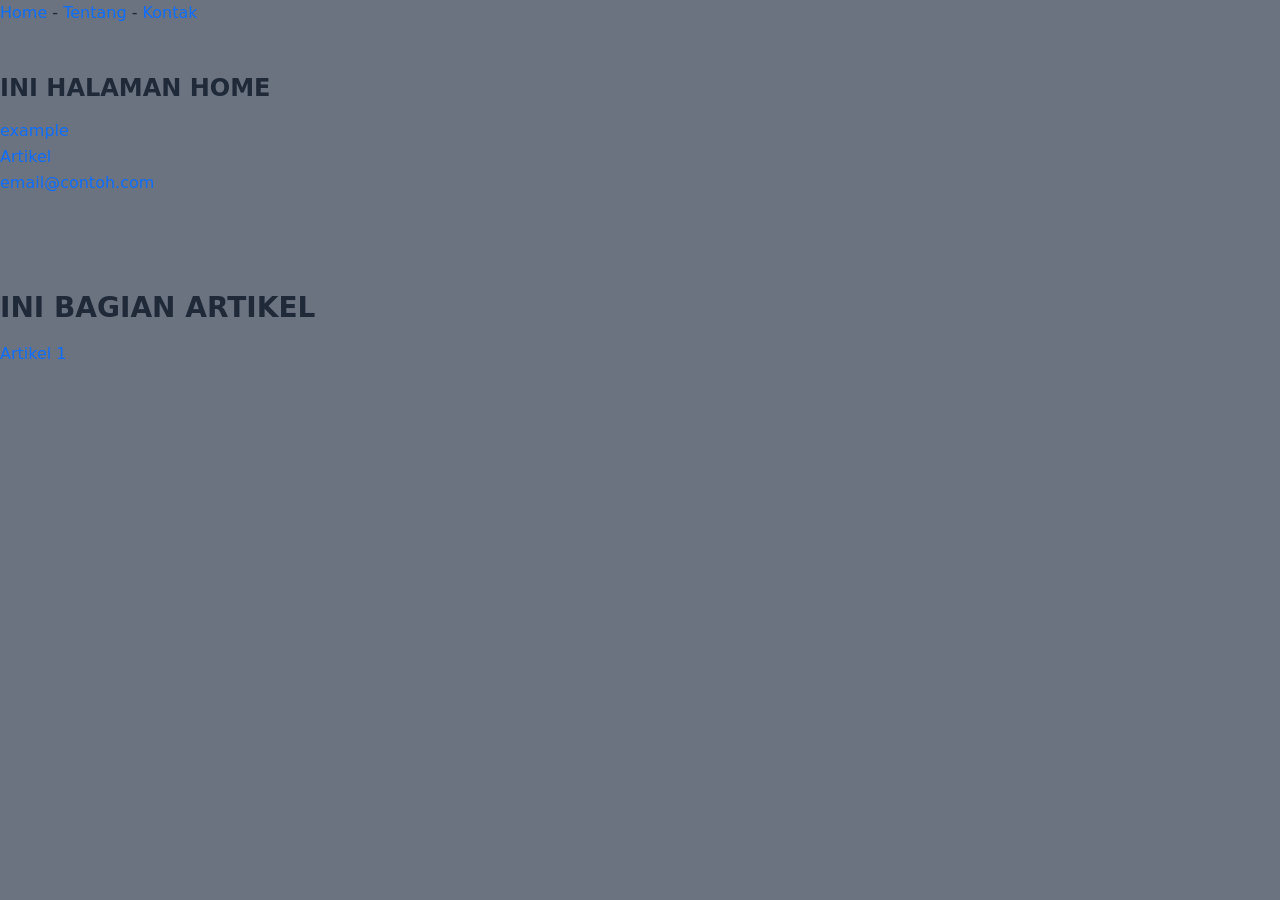
<file: index.html>
<!DOCTYPE html>
<html lang="id">
<head>
    <meta charset="UTF-8">
    <meta name="viewport" content="width=device-width, initial-scale=1.0">
    <link rel="stylesheet" href="style.css" />
    <title>home</title>
    
</head>
<body>
    <header>
        <nav>
        <a href="index.html">Home</a> -
        <a href="tentang.html">Tentang</a> -
        <a href="kontak.html">Kontak</a>
      </nav>
    </header>
    <main>
      <section id="tentang">
        <h1>INI HALAMAN HOME</h1>
         <ul>
          <li><a href="https://www.example.com" target="_blank" rel="noopener noreferrer">example</a></li>
          <li><a href="#artikel">Artikel</a></li>
          <li><a href="mailto:email@contoh.com">email@contoh.com</a></li>
        </ul>  
        </section>
      <section id="artikel">
        <h2>INI BAGIAN ARTIKEL</h2>
        <p> <a href="blog/artikel-1.html">Artikel 1</a> </p>
      </section>
      </main>
</body>
</html>
</file>
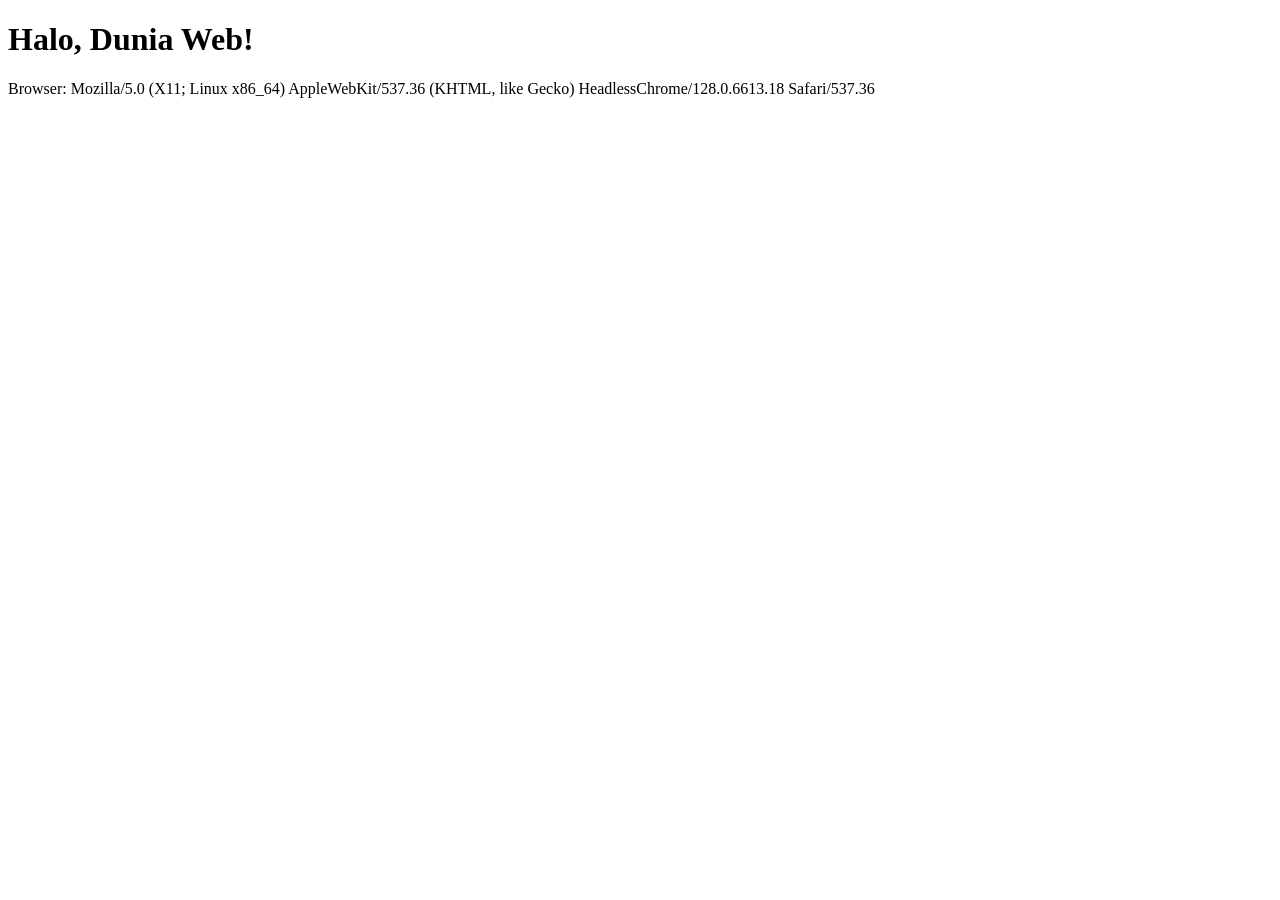
<file: Hari-01-instalasi/index.html>
<!DOCTYPE html>
<html lang='id'>
<head>
  <meta charset='UTF-8'>
  <meta name='viewport' content='width=device-width, initial-scale=1'>
  <title>Tes Lingkungan Pemrograman</title>
</head>
<body>
  <h1>Halo, Dunia Web!</h1>
  <p id='info'>Memuat info browser...</p>
  <script>
    document.getElementById('info').textContent =
      'Browser: ' + navigator.userAgent;
  </script>
</body>
</html>
</file>
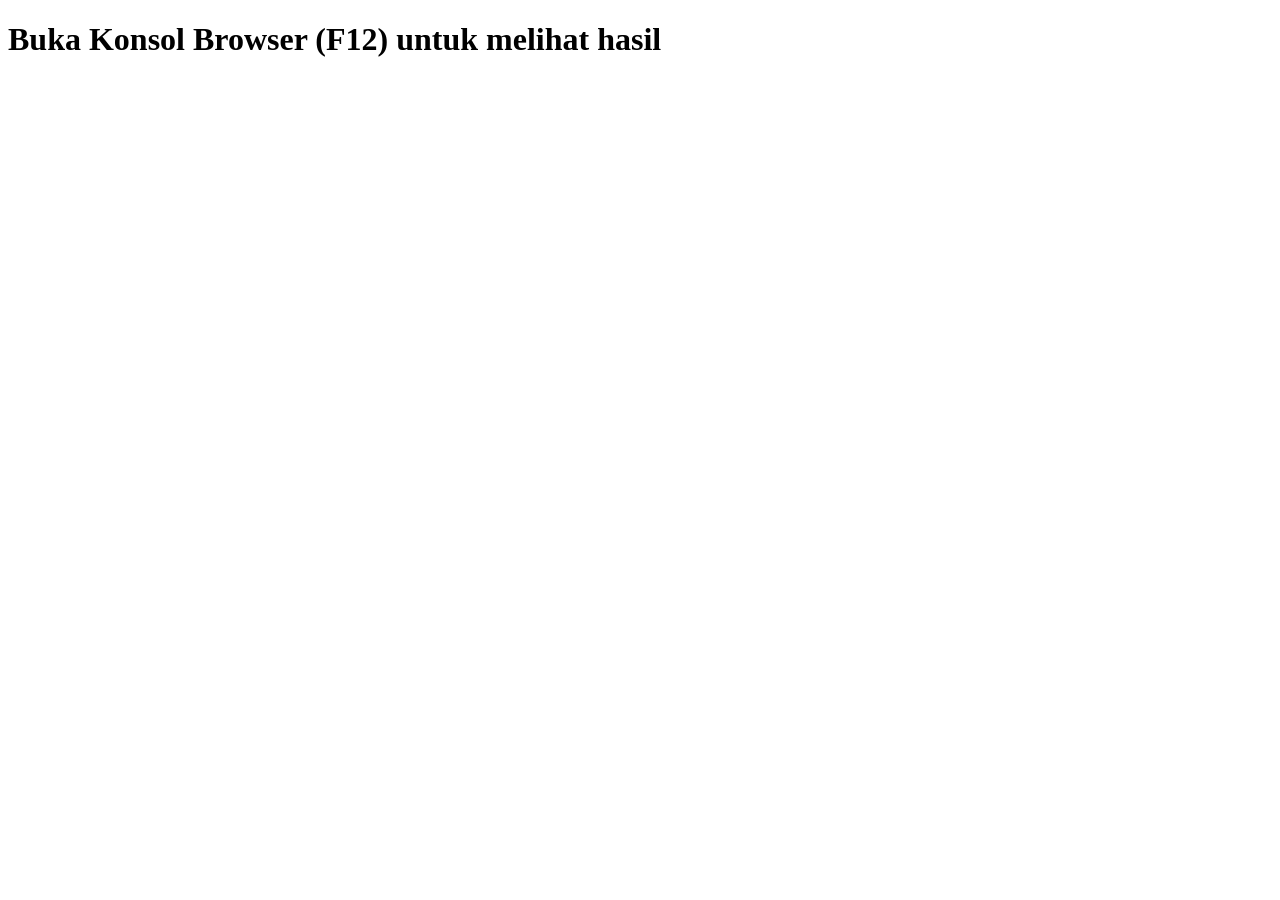
<file: hari-05-js-fungsi2/index.html>
<!DOCTYPE html>
<html lang="id">
<head>
    <meta charset="UTF-8">
    <meta name="viewport" content="width=device-width, initial-scale=1.0">
    <title>Belajar JS Module</title>
</head>
<body>

    <h1>Buka Konsol Browser (F12) untuk melihat hasil</h1>

    <!-- Kunci utamanya ada di type="module" -->
    <script type="module" src="js/app.js"></script>
    <script type="module" src="js/apps.js"></script>

</body>
</html>
</file>
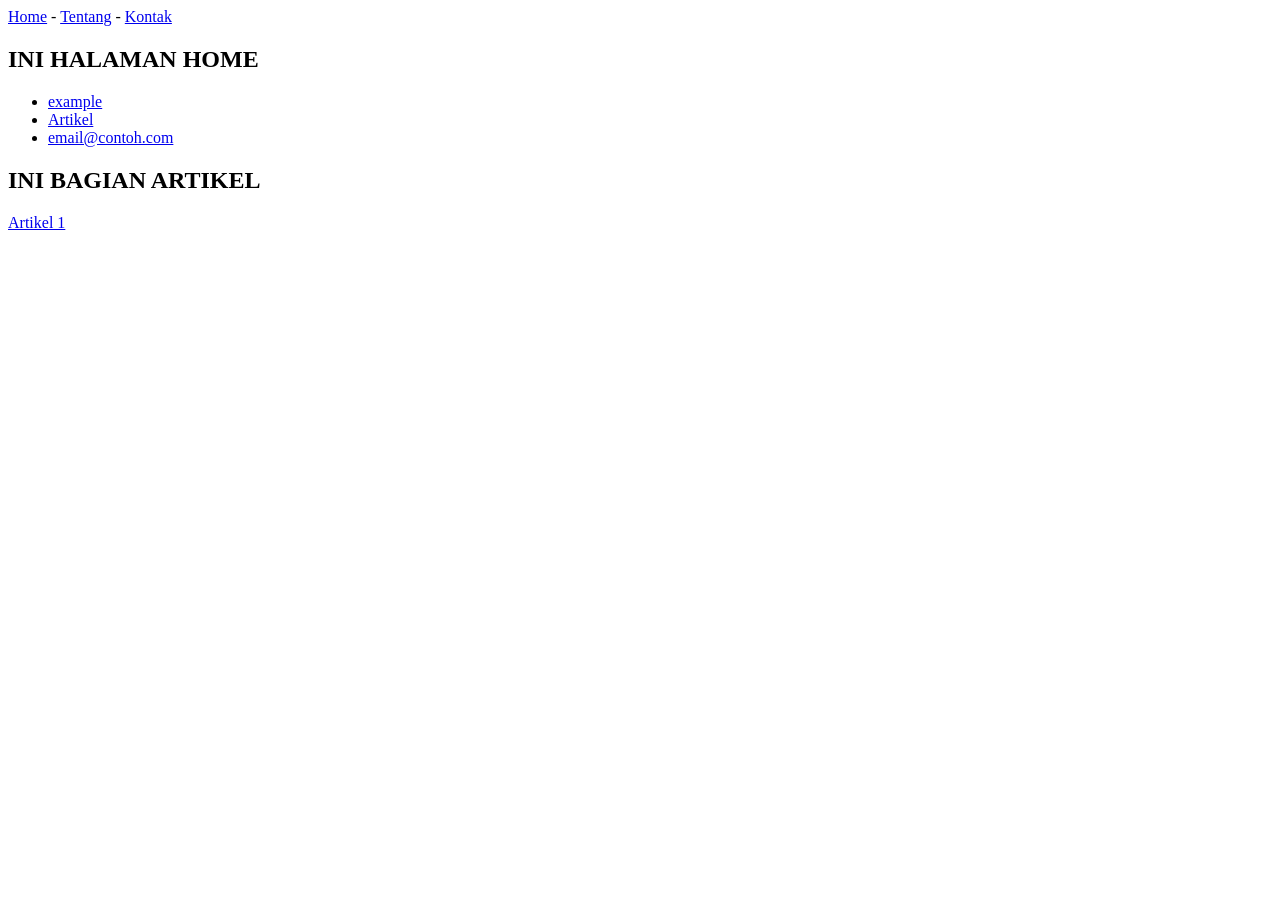
<file: hari-02-html/proyek-landing-page/index.html>
<!DOCTYPE html>
<html lang="id">
<head>
    <meta charset="UTF-8">
    <meta name="viewport" content="width=device-width, initial-scale=1.0">
    <title>home</title>
</head>
<body>
    <header>
        <nav>
        <a href="index.html">Home</a> -
        <a href="tentang.html">Tentang</a> -
        <a href="kontak.html">Kontak</a>
      </nav>
    </header>
    <main>
      <section id="tentang">
        <h1>INI HALAMAN HOME</h1>
         <ul>
          <li><a href="https://www.example.com" target="_blank" rel="noopener noreferrer">example</a></li>
          <li><a href="#artikel">Artikel</a></li>
          <li><a href="mailto:email@contoh.com">email@contoh.com</a></li>
        </ul>  
        </section>
      <section id="artikel">
        <h2>INI BAGIAN ARTIKEL</h2>
        <p> <a href="blog/artikel-1.html">Artikel 1</a> </p>
      </section>
      </main>
</body>
</html>
</file>
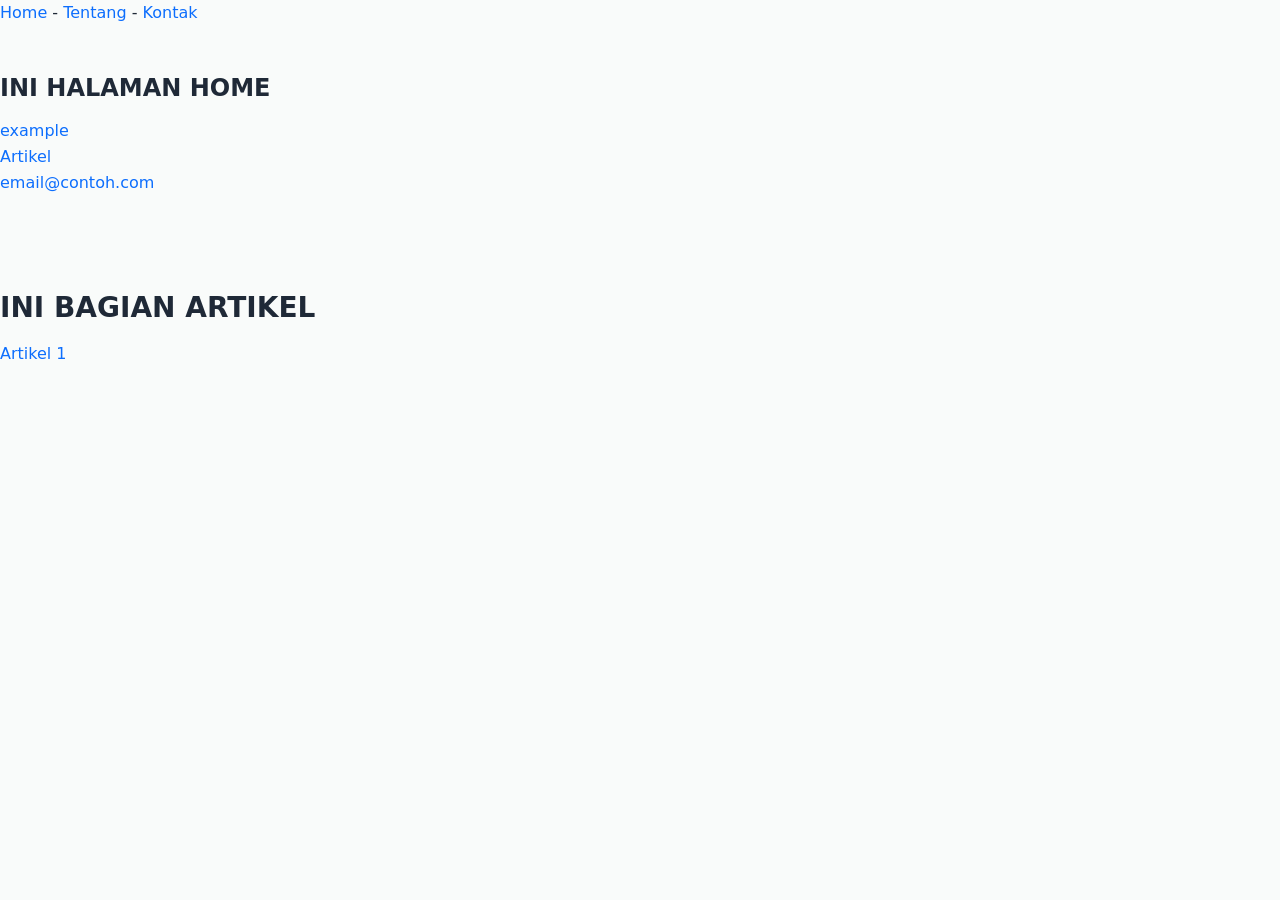
<file: hari-03-css3/proyek-landing-page/index.html>
<!DOCTYPE html>
<html lang="id">
<head>
    <meta charset="UTF-8">
    <meta name="viewport" content="width=device-width, initial-scale=1.0">
    <title>home</title>
    <link rel="stylesheet" href="../css/style.css" />
</head>
<body>
    <header>
        <nav>
        <a href="index.html">Home</a> -
        <a href="tentang.html">Tentang</a> -
        <a href="kontak.html">Kontak</a>
      </nav>
    </header>
    <main>
      <section id="tentang">
        <h1>INI HALAMAN HOME</h1>
         <ul>
          <li><a href="https://www.example.com" target="_blank" rel="noopener noreferrer">example</a></li>
          <li><a href="#artikel">Artikel</a></li>
          <li><a href="mailto:email@contoh.com">email@contoh.com</a></li>
        </ul>  
        </section>
      <section id="artikel">
        <h2>INI BAGIAN ARTIKEL</h2>
        <p> <a href="blog/artikel-1.html">Artikel 1</a> </p>
      </section>
      </main>
</body>
</html>
</file>
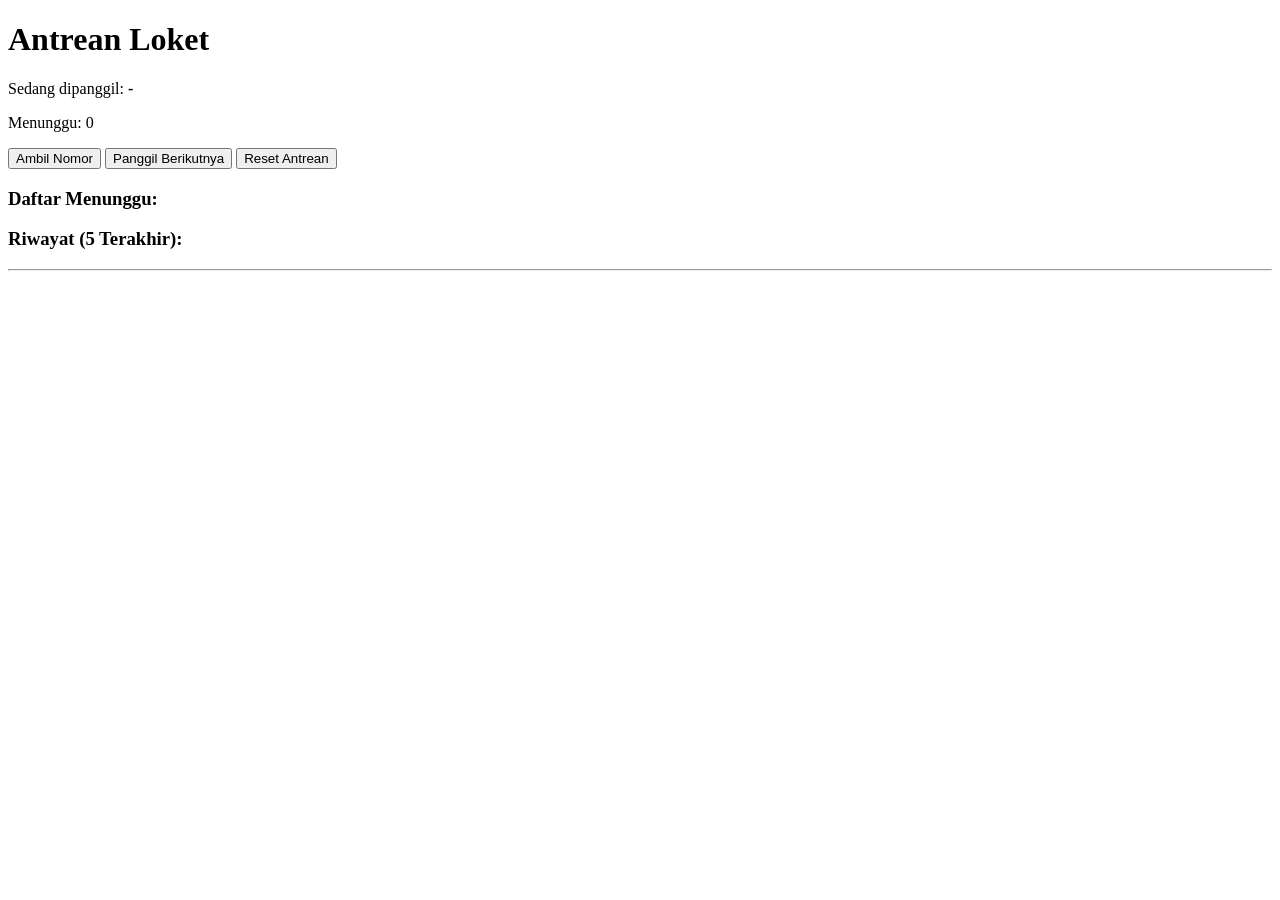
<file: hari-07-SD2/project-3-antrianV1/index.html>
<!DOCTYPE html>
<html lang="id">
<head>
    <meta charset="UTF-8">
    <meta name="viewport" content="width=device-width, initial-scale=1.0">
    <title>Sistem Klinik</title>
</head>
<body>
    
<!-- Antrean Loket -->
<h1>Antrean Loket</h1>
<p>Sedang dipanggil: <strong id='dipanggil'>-</strong></p>
<p>Menunggu: <span id='jumlah'>0</span></p>

<button id='ambil'>Ambil Nomor</button>
<button id='panggil'>Panggil Berikutnya</button>
<button id='reset'>Reset Antrean</button>

<h3>Daftar Menunggu:</h3>
<ol id='daftar'></ol>

<h3>Riwayat (5 Terakhir):</h3>
<ol id='riwayat-antrean'></ol>

<hr>

<!-- Editor Catatan 
<h1>Editor Catatan</h1>
<textarea id='editor' rows='6' cols='50' placeholder='Ketik catatan medis di sini...'></textarea>
<p>
  <button id='undo' disabled>Undo</button>
  <button id='redo' disabled>Redo</button>
  <span id='info'>0/50 Riwayat</span>
</p> -->

<!-- Script utama -->
<script type='module' src='js/app.js'></script>
</body>
</html>
</file>
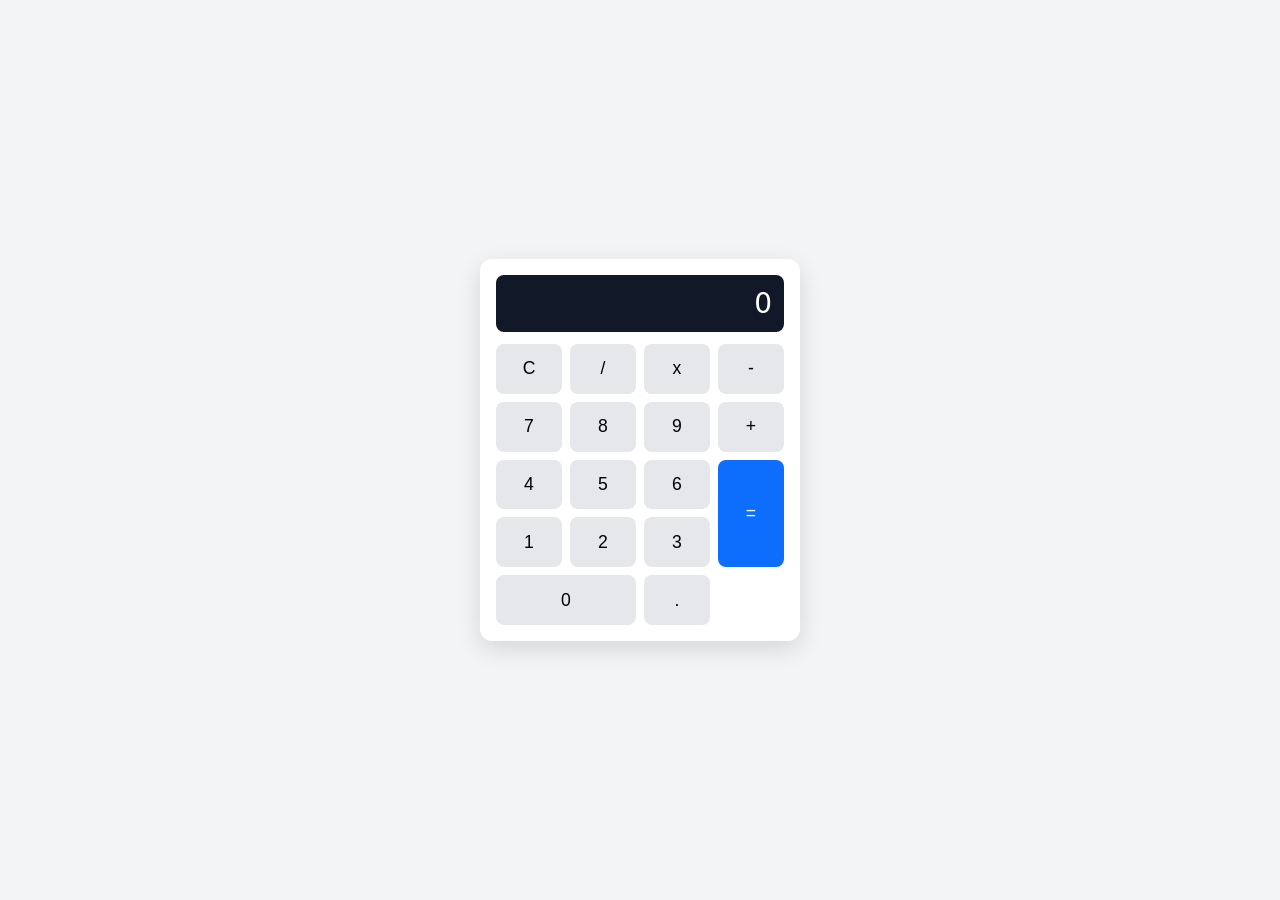
<file: hari-05-js-fungsi2/project-2-kalkulator/kalkulator/index.html>
<!DOCTYPE html>
<html lang="en">
<head>
    <meta charset="UTF-8">
    <meta name="viewport" content="width=device-width, initial-scale=1.0">
    <title>Document</title>
    <link rel="stylesheet" href="css/style.css">
</head>
<body>
    <main class='kalkulator'>
  <div id='layar' class='layar' aria-live='polite'>0</div>
  <div id='papan' class='papan'>
    <button data-aksi='hapus'>C</button>
    <button data-operator='/'>/</button>
    <button data-operator='*'>x</button>
    <button data-operator='-'>-</button>
    <button data-angka='7'>7</button>
    <button data-angka='8'>8</button>
    <button data-angka='9'>9</button>
    <button data-operator='+'>+</button>
    <button data-angka='4'>4</button>
    <button data-angka='5'>5</button>
    <button data-angka='6'>6</button>
    <button data-aksi='sama' class='sama'>=</button>
    <button data-angka='1'>1</button>
    <button data-angka='2'>2</button>
    <button data-angka='3'>3</button>
    <button data-angka='0' class='nol'>0</button>
    <button data-angka='.'>.</button>
  </div>
</main>
<script type='module' src='js/app.js'></script>

</body>
</html>
</file>
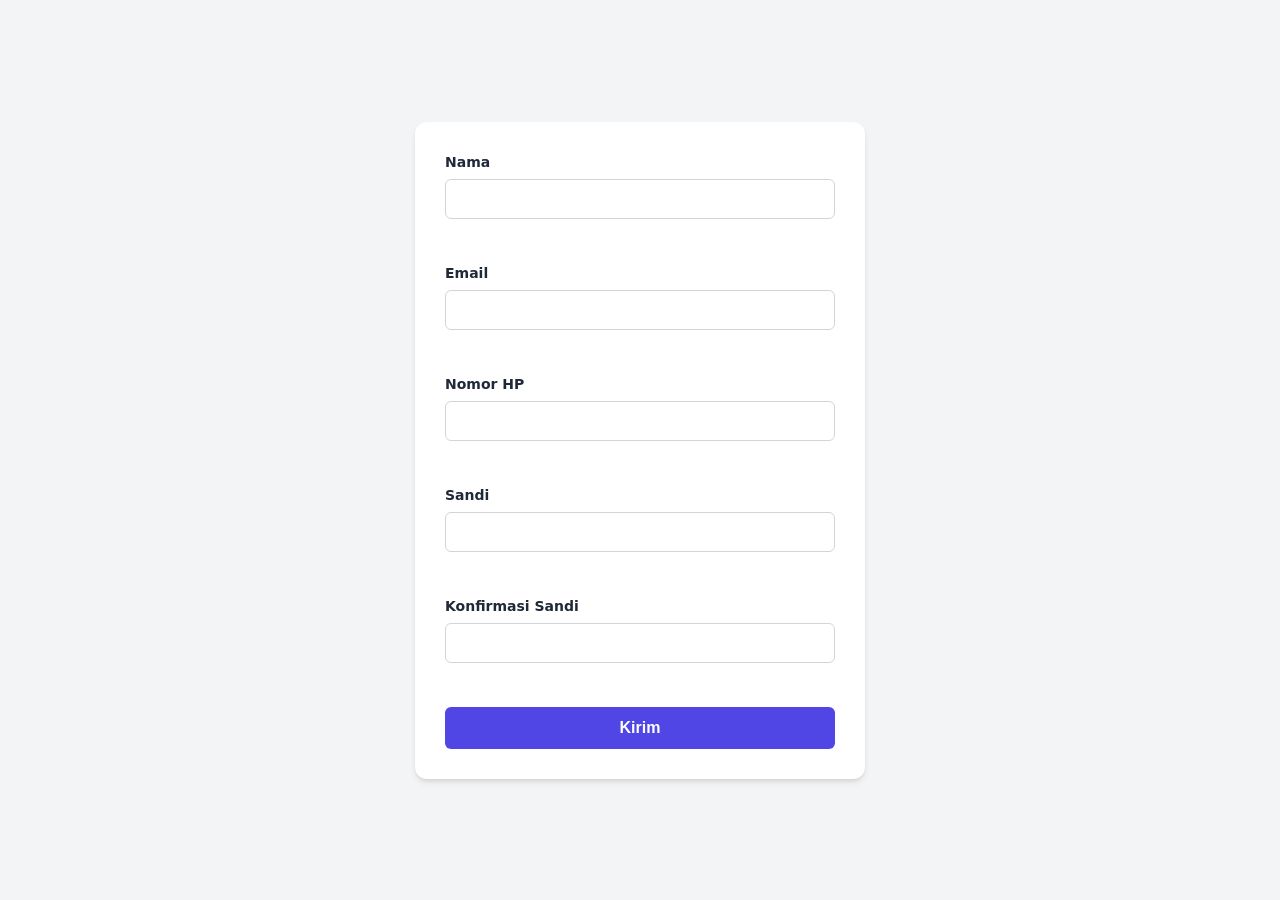
<file: hari-05-js-fungsi2/project-2-kalkulator/validator/index.html>
<!doctype html>
<html lang="en">
  <head>
    <meta charset="UTF-8" />
    <meta name="viewport" content="width=device-width, initial-scale=1.0" />
    <title>Document</title>
    <link rel="stylesheet" href="css/style.css" />
  </head>
  <body>
    <form id="form-daftar" novalidate>
      <p>
        <label for="nama">Nama</label>
        <input
          id="nama"
          name="nama"
          autocomplete="name"
          aria-describedby="galat-nama"
        />
        <span id="galat-nama" class="galat" aria-live="polite"></span>
      </p>
      <!-- ulangi: email, hp, sandi (type='password'), konfirmasi (type='password') -->
        <p>
        <label for="email">Email</label>
        <input
          id="email"
          name="email"
          type="email"
          autocomplete="email"
          aria-describedby="galat-email"
        />
        <span id="galat-email" class="galat" aria-live="polite"></span>
      </p>
      <p>
        <label for="hp">Nomor HP</label>
        <input
          id="hp"
          name="hp"
          type="tel"
          autocomplete="tel"
          aria-describedby="galat-hp"
        />
        <span id="galat-hp" class="galat" aria-live="polite"></span>
      </p>
      <p>
        <label for="sandi">Sandi</label>
        <input
          id="sandi"
          name="sandi"
          type="password"
          autocomplete="new-password"
          aria-describedby="galat-sandi"
        />
        <span id="galat-sandi" class="galat" aria-live="polite"></span>
      </p>
      <p>
        <label for="konfirmasi">Konfirmasi Sandi</label>
        <input
          id="konfirmasi"
          name="konfirmasi"
          type="password"
          autocomplete="new-password"
          aria-describedby="galat-konfirmasi"
        />
        <span id="galat-konfirmasi" class="galat" aria-live="polite"></span>
      </p>
       
      <button id="kirim" type="submit">Kirim</button>
    </form>
    <section id="ringkasan" hidden></section>
    <script type="module" src="js/app.js"></script>
  </body>
</html>
</file>
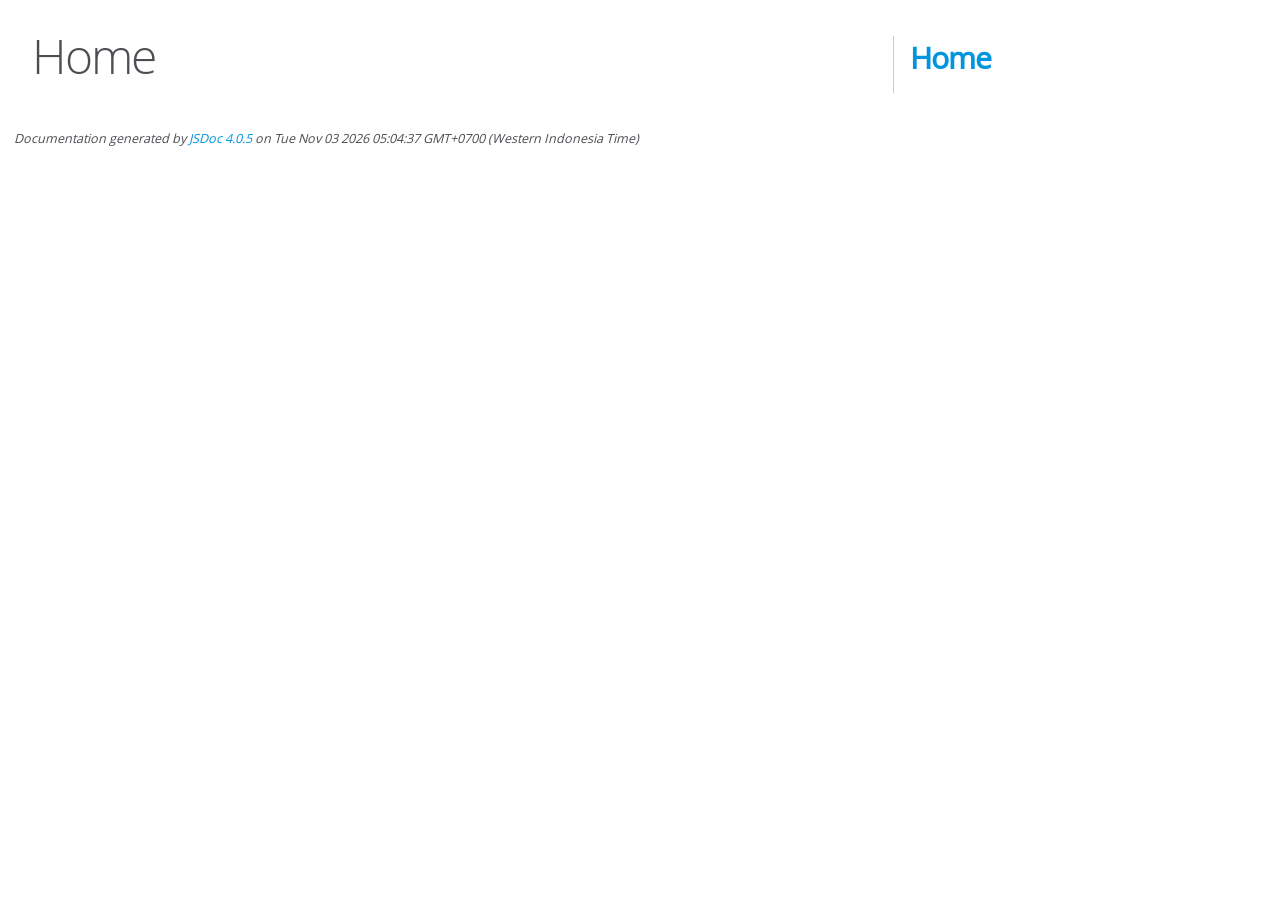
<file: hari-11-debuging/proyek-5-capstone-pendaftaran/docs/api-js/index.html>
<!DOCTYPE html>
<html lang="en">
<head>
    <meta charset="utf-8">
    <title>JSDoc: Home</title>

    <script src="scripts/prettify/prettify.js"> </script>
    <script src="scripts/prettify/lang-css.js"> </script>
    <!--[if lt IE 9]>
      <script src="//html5shiv.googlecode.com/svn/trunk/html5.js"></script>
    <![endif]-->
    <link type="text/css" rel="stylesheet" href="styles/prettify-tomorrow.css">
    <link type="text/css" rel="stylesheet" href="styles/jsdoc-default.css">
</head>

<body>

<div id="main">

    <h1 class="page-title">Home</h1>

    



    


    <h3> </h3>










    









</div>

<nav>
    <h2><a href="index.html">Home</a></h2>
</nav>

<br class="clear">

<footer>
    Documentation generated by <a href="https://github.com/jsdoc/jsdoc">JSDoc 4.0.5</a> on Tue Nov 03 2026 05:04:37 GMT+0700 (Western Indonesia Time)
</footer>

<script> prettyPrint(); </script>
<script src="scripts/linenumber.js"> </script>
</body>
</html>
</file>
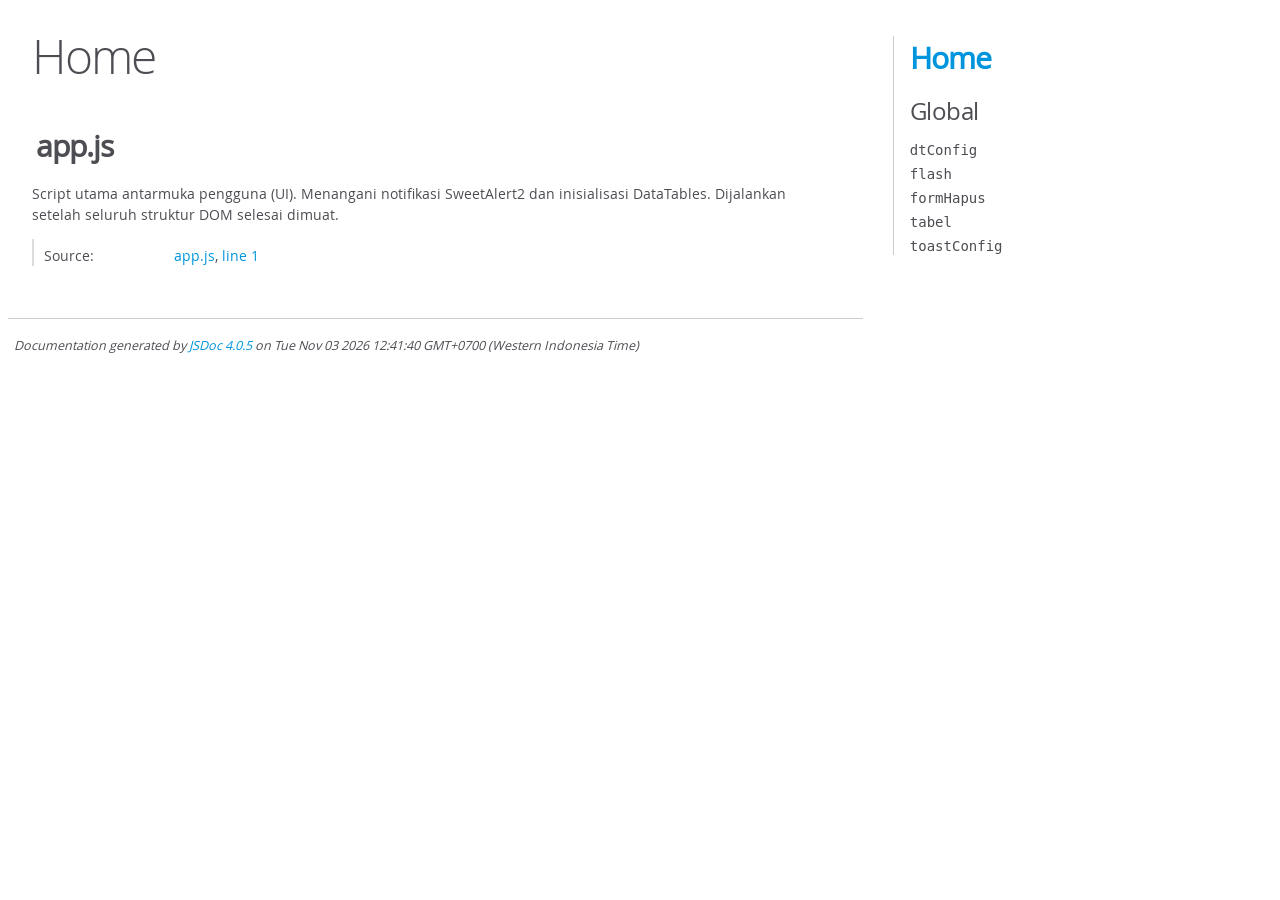
<file: hari-12-dokumentasi/proyek-5-capstone-pendaftaran/docs/api-js/index.html>
<!DOCTYPE html>
<html lang="en">
<head>
    <meta charset="utf-8">
    <title>JSDoc: Home</title>

    <script src="scripts/prettify/prettify.js"> </script>
    <script src="scripts/prettify/lang-css.js"> </script>
    <!--[if lt IE 9]>
      <script src="//html5shiv.googlecode.com/svn/trunk/html5.js"></script>
    <![endif]-->
    <link type="text/css" rel="stylesheet" href="styles/prettify-tomorrow.css">
    <link type="text/css" rel="stylesheet" href="styles/jsdoc-default.css">
</head>

<body>

<div id="main">

    <h1 class="page-title">Home</h1>

    



    


    <h3> </h3>










    












<section>

<header>
    
        <h2>app.js</h2>
        
    
</header>

<article>
    <div class="container-overview">
    
        
            <div class="description">Script utama antarmuka pengguna (UI).Menangani notifikasi SweetAlert2 dan inisialisasi DataTables.Dijalankan setelah seluruh struktur DOM selesai dimuat.</div>
        

        


<dl class="details">

    

    

    

    

    

    

    

    

    

    

    

    

    
    <dt class="tag-source">Source:</dt>
    <dd class="tag-source"><ul class="dummy"><li>
        <a href="app.js.html">app.js</a>, <a href="app.js.html#line1">line 1</a>
    </li></ul></dd>
    

    

    

    
</dl>


        
    
    </div>

    

    

    

    

    

    

    

    

    

    
</article>

</section>




</div>

<nav>
    <h2><a href="index.html">Home</a></h2><h3>Global</h3><ul><li><a href="global.html#dtConfig">dtConfig</a></li><li><a href="global.html#flash">flash</a></li><li><a href="global.html#formHapus">formHapus</a></li><li><a href="global.html#tabel">tabel</a></li><li><a href="global.html#toastConfig">toastConfig</a></li></ul>
</nav>

<br class="clear">

<footer>
    Documentation generated by <a href="https://github.com/jsdoc/jsdoc">JSDoc 4.0.5</a> on Tue Nov 03 2026 12:41:40 GMT+0700 (Western Indonesia Time)
</footer>

<script> prettyPrint(); </script>
<script src="scripts/linenumber.js"> </script>
</body>
</html>
</file>
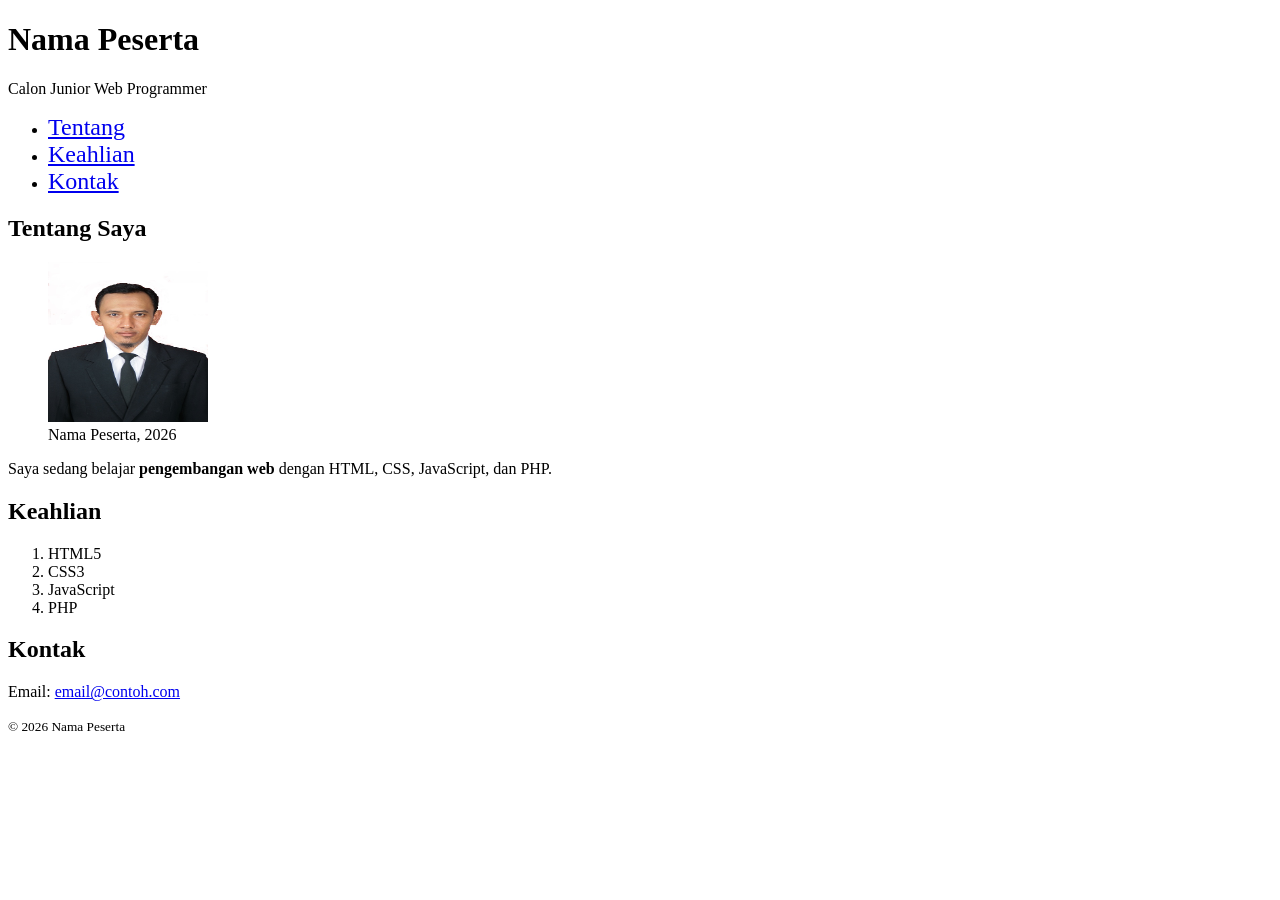
<file: hari-02-html/profile.html>
<!doctype html>
<html lang="id">
  <head>
    <meta charset="UTF-8" >
    <meta name="viewport" content="width=device-width, initial-scale=1" >
    <meta name="description" content="Profil calon Junior Web Programmer" >
    <title>Profil - Nama Peserta</title>
  </head>
  <body>
    <header>
      <h1>Nama Peserta</h1>
      <p>Calon Junior Web Programmer</p>
      <nav>
        <ul>
          <li><a href="#tentang" style="font-size: 24px">Tentang</a></li>
          <li><a href="#keahlian" style="font-size: 24px">Keahlian</a></li>
          <li><a href="#kontak" style="font-size: 24px">Kontak</a></li>
        </ul>
      </nav>
    </header>


    <main>
      <section id="tentang">
        <h2>Tentang Saya</h2>
        <figure>
          <img
            src="img/foto.jpg"
            alt="Foto Nama Peserta"
            width="160"
            height="160"
          >
          <figcaption>Nama Peserta, 2026</figcaption>
        </figure>
        <p>
          Saya sedang belajar <strong>pengembangan web</strong> dengan HTML,
          CSS, JavaScript, dan PHP.
        </p>
      </section>

      <section id="keahlian">
        <h2>Keahlian</h2>
        <ol>
          <li>HTML5</li>
          <li>CSS3</li>
          <li>JavaScript</li>
          <li>PHP</li>
        </ol>
      </section>
    </main>

    <footer id="kontak">
      <h2>Kontak</h2>
      <p>Email: <a href="mailto:email@contoh.com">email@contoh.com</a></p>
      <p><small>&copy; 2026 Nama Peserta</small></p>
    </footer>
  </body>
</html>
</file>
<file: style.css>
:root {
  --warna-utama: #0d6efd;
  --warna-gelap: #1f2937;
  --warna-terang: #f9fbfa;
  --warna-abu: #6b7280;
  --radius: 8px;
  --jarak: 1rem;
  --lebar-maks: 1100px;
}

/* ===== 2. Reset dan dasar ===== */
* {
  box-sizing: border-box;
  margin: 0;
  padding: 0;
}

body {
  font-family:
    system-ui,
    -apple-system,
    "Segoe UI",
    sans-serif;
  line-height: 1.6;
  color: var(--warna-gelap);
  background: var(--warna-abu);
}

img {
  max-width: 100%;
  height: auto;
  display: block;
}
a {
  color: var(--warna-utama);
  text-decoration: none;
}
a:hover,
a:focus {
  text-decoration: underline;
}

/* ===== 3. Layout umum ===== */
.kontainer {
  max-width: var(--lebar-maks);
  margin: 0 auto;
  padding: 0 var(--jarak);
}
section {
  padding: 3rem 0;
}
h1,
h2,
h3 {
  line-height: 1.2;
  margin-bottom: var(--jarak);
}
h2 {
  font-size: 1.75rem;
}

/* ===== 4. Komponen ===== */
.tombol {
  display: inline-block;
  padding: 0.6rem 1.2rem;
  background: var(--warna-utama);
  color: #fff;
  border-radius: var(--radius);
  transition:
    transform 0.2s ease,
    box-shadow 0.2s ease;
}
.tombol:hover {
  transform: translateY(-2px);
  box-shadow: 0 4px 12px rgba(13, 110, 253, 0.35);
  text-decoration: none;
}

.situs-header {
  position: sticky;
  top: 0;
  z-index: 10;
  background: #fff;
  box-shadow: 0 1px 6px rgba(0, 0, 0, 0.08);
}
.navbar {
  display: flex;
  justify-content: space-between;
  align-items: center;
  flex-wrap: wrap;
  gap: var(--jarak);
  padding-top: 0.75rem;
  padding-bottom: 0.75rem;
}
.logo {
  font-weight: 700;
  font-size: 1.25rem;
}
.menu {
  display: flex;
  gap: 1.25rem;
  list-style: none;
}
.menu a.aktif {
  border-bottom: 2px solid var(--warna-utama);
}

/* Mobile: menu menumpuk di bawah logo */
@media (max-width: 767px) {
  .menu {
    flex-direction: column;
    gap: 0.5rem;
    width: 100%;
  }
}

.grid-kartu {
  display: grid;
  grid-template-columns: 1fr;
  gap: 1.25rem;
}
.kartu {
  background: #fff;
  padding: 1.5rem;
  border: 1px solid #e5e7eb;
  border-radius: var(--radius);
  transition:
    transform 0.2s ease,
    box-shadow 0.2s ease;
}
.kartu:hover {
  transform: translateY(-4px);
  box-shadow: 0 8px 20px rgba(0, 0, 0, 0.1);
}

.galeri {
  display: grid;
  grid-template-columns: repeat(auto-fit, minmax(220px, 1fr));
  gap: 1rem;
}
.galeri img {
  width: 100%;
  aspect-ratio: 4 / 3;
  object-fit: cover;
  border-radius: var(--radius);
}

@media (min-width: 768px) {
  .grid-kartu {
    grid-template-columns: repeat(3, 1fr);
  }
}

footer {
  background-color: var(--warna-gelap);
  color: var(--warna-terang);
  text-align: center;
  padding: 20px 0;
  position: relative;
  bottom: 0;
  width: 100%;
}

.hero {
  display: grid;
  place-items: center;
  min-height: 70vh;
  text-align: center;
  background: linear-gradient(135deg, var(--warna-utama), #6610f2);
  color: #fff;
}
.hero h1 {
  font-size: clamp(1.75rem, 5vw, 3rem);
}

/* Form */
form p {
  margin-bottom: 1rem;
}
label {
  display: block;
  font-weight: 600;
  margin-bottom: 0.25rem;
}
input,
select,
textarea {
  width: 100%;
  padding: 0.6rem 0.75rem;
  border: 1px solid #d1d5db;
  border-radius: var(--radius);
  font: inherit;
}
input:focus,
select:focus,
textarea:focus {
  outline: 3px solid rgba(13, 110, 253, 0.35);
  border-color: var(--warna-utama);
}
button {
  padding: 0.6rem 1.2rem;
  border: 0;
  border-radius: var(--radius);
  background: var(--warna-utama);
  color: #fff;
  font: inherit;
  cursor: pointer;
}

/* Tabel */
.tabel-bungkus {
  overflow-x: auto;
}
table {
  width: 90%;
  border-collapse: collapse;
  align-items: center;
  margin: 0 auto;
}
th,
td {
  padding: 0.75rem;
  border-bottom: 1px solid #e5e7eb;
  text-align: left;
}
thead th {
  background: #eef2ff;
}
tbody tr:nth-child(even) {
  background: #f3f4f6;
}
</file>
<file: hari-03-css3/css/style.css>
:root {
  --warna-utama: #0d6efd;
  --warna-gelap: #1f2937;
  --warna-terang: #f9fbfa;
  --warna-abu: #6b7280;
  --radius: 8px;
  --jarak: 1rem;
  --lebar-maks: 1100px;
}

/* ===== 2. Reset dan dasar ===== */
* {
  box-sizing: border-box;
  margin: 0;
  padding: 0;
}

body {
  font-family:
    system-ui,
    -apple-system,
    "Segoe UI",
    sans-serif;
  line-height: 1.6;
  color: var(--warna-gelap);
  background: var(--warna-terang);
}

img {
  max-width: 100%;
  height: auto;
  display: block;
}
a {
  color: var(--warna-utama);
  text-decoration: none;
}
a:hover,
a:focus {
  text-decoration: underline;
}

/* ===== 3. Layout umum ===== */
.kontainer {
  max-width: var(--lebar-maks);
  margin: 0 auto;
  padding: 0 var(--jarak);
}
section {
  padding: 3rem 0;
}
h1,
h2,
h3 {
  line-height: 1.2;
  margin-bottom: var(--jarak);
}
h2 {
  font-size: 1.75rem;
}

/* ===== 4. Komponen ===== */
.tombol {
  display: inline-block;
  padding: 0.6rem 1.2rem;
  background: var(--warna-utama);
  color: #fff;
  border-radius: var(--radius);
  transition:
    transform 0.2s ease,
    box-shadow 0.2s ease;
}
.tombol:hover {
  transform: translateY(-2px);
  box-shadow: 0 4px 12px rgba(13, 110, 253, 0.35);
  text-decoration: none;
}

.situs-header {
  position: sticky;
  top: 0;
  z-index: 10;
  background: #fff;
  box-shadow: 0 1px 6px rgba(0, 0, 0, 0.08);
}
.navbar {
  display: flex;
  justify-content: space-between;
  align-items: center;
  flex-wrap: wrap;
  gap: var(--jarak);
  padding-top: 0.75rem;
  padding-bottom: 0.75rem;
}
.logo {
  font-weight: 700;
  font-size: 1.25rem;
}
.menu {
  display: flex;
  gap: 1.25rem;
  list-style: none;
}
.menu a.aktif {
  border-bottom: 2px solid var(--warna-utama);
}

/* Mobile: menu menumpuk di bawah logo */
@media (max-width: 767px) {
  .menu {
    flex-direction: column;
    gap: 0.5rem;
    width: 100%;
  }
}

.grid-kartu {
  display: grid;
  grid-template-columns: 1fr;
  gap: 1.25rem;
}
.kartu {
  background: #fff;
  padding: 1.5rem;
  border: 1px solid #e5e7eb;
  border-radius: var(--radius);
  transition:
    transform 0.2s ease,
    box-shadow 0.2s ease;
}
.kartu:hover {
  transform: translateY(-4px);
  box-shadow: 0 8px 20px rgba(0, 0, 0, 0.1);
}

.galeri {
  display: grid;
  grid-template-columns: repeat(auto-fit, minmax(220px, 1fr));
  gap: 1rem;
}
.galeri img {
  width: 100%;
  aspect-ratio: 4 / 3;
  object-fit: cover;
  border-radius: var(--radius);
}

@media (min-width: 768px) {
  .grid-kartu {
    grid-template-columns: repeat(3, 1fr);
  }
}

footer {
  background-color: var(--warna-gelap);
  color: var(--warna-terang);
  text-align: center;
  padding: 20px 0;
  position: relative;
  bottom: 0;
  width: 100%;
}

.hero {
  display: grid;
  place-items: center;
  min-height: 70vh;
  text-align: center;
  background: linear-gradient(135deg, var(--warna-utama), #6610f2);
  color: #fff;
}
.hero h1 {
  font-size: clamp(1.75rem, 5vw, 3rem);
}

/* Form */
form p {
  margin-bottom: 1rem;
}
label {
  display: block;
  font-weight: 600;
  margin-bottom: 0.25rem;
}
input,
select,
textarea {
  width: 100%;
  padding: 0.6rem 0.75rem;
  border: 1px solid #d1d5db;
  border-radius: var(--radius);
  font: inherit;
}
input:focus,
select:focus,
textarea:focus {
  outline: 3px solid rgba(13, 110, 253, 0.35);
  border-color: var(--warna-utama);
}
button {
  padding: 0.6rem 1.2rem;
  border: 0;
  border-radius: var(--radius);
  background: var(--warna-utama);
  color: #fff;
  font: inherit;
  cursor: pointer;
}

/* Tabel */
.tabel-bungkus {
  overflow-x: auto;
}
table {
  width: 90%;
  border-collapse: collapse;
  align-items: center;
  margin: 0 auto;
}
th,
td {
  padding: 0.75rem;
  border-bottom: 1px solid #e5e7eb;
  text-align: left;
}
thead th {
  background: #eef2ff;
}
tbody tr:nth-child(even) {
  background: #f3f4f6;
}
</file>
<file: hari-05-js-fungsi2/project-2-kalkulator/kalkulator/css/style.css>
* { box-sizing: border-box; }
body { font-family: system-ui, sans-serif; display: grid; place-items: center; min-height: 100vh; margin: 0; background: #f3f4f6; }
.kalkulator { width: min(320px, 92vw); padding: 1rem; background: #fff; border-radius: 12px; box-shadow: 0 8px 24px rgba(0, 0, 0, 0.12); }
.layar { min-height: 3.5rem; padding: 0.75rem; margin-bottom: 0.75rem; text-align: right; font-size: 1.75rem; background: #111827; color: #fff; border-radius: 8px; overflow-x: auto; }
.papan { display: grid; grid-template-columns: repeat(4, 1fr); gap: 0.5rem; }
.papan button { padding: 0.9rem 0; font-size: 1.1rem; border: 0; border-radius: 8px; background: #e5e7eb; cursor: pointer; }
.papan button:hover { background: #d1d5db; }
.papan .sama { grid-row: span 2; background: #0d6efd; color: #fff; }
.papan .nol { grid-column: span 2; }
</file>
<file: hari-05-js-fungsi2/project-2-kalkulator/validator/css/style.css>
/* --- Reset & Variabel Global --- */
:root {
  --primary-color: #4f46e5;
  --primary-hover: #4338ca;
  --bg-color: #f3f4f6;
  --card-bg: #ffffff;
  --text-color: #1f2937;
  --border-color: #d1d5db;
  --error-color: #dc2626;
  --disabled-bg: #e5e7eb;
  --disabled-text: #9ca3af;
}

* {
  box-sizing: border-box;
  margin: 0;
  padding: 0;
}

body {
  font-family: system-ui, -apple-system, BlinkMacSystemFont, 'Segoe UI', Roboto, Oxygen, Ubuntu, Cantarell, sans-serif;
  background-color: var(--bg-color);
  color: var(--text-color);
  line-height: 1.5;
  display: flex;
  justify-content: center;
  align-items: center;
  min-height: 100vh;
  padding: 20px;
}

/* --- Container Form --- */
#form-daftar {
  background-color: var(--card-bg);
  padding: 30px;
  border-radius: 12px;
  box-shadow: 0 4px 6px -1px rgba(0, 0, 0, 0.1), 0 2px 4px -1px rgba(0, 0, 0, 0.06);
  width: 100%;
  max-width: 450px;
}

/* --- Tata Letak Input Group --- */
#form-daftar p {
  margin-bottom: 20px;
  display: flex;
  flex-direction: column;
}

/* --- Label & Input --- */
label {
  font-weight: 600;
  font-size: 0.875rem;
  margin-bottom: 6px;
}

input {
  width: 100%;
  padding: 10px 14px;
  border: 1px solid var(--border-color);
  border-radius: 6px;
  font-size: 1rem;
  transition: border-color 0.2s, box-shadow 0.2s;
  outline: none;
}

input:focus {
  border-color: var(--primary-color);
  box-shadow: 0 0 0 3px rgba(79, 70, 229, 0.15);
}

/* --- Styling Status Galat (Error) --- */
.galat {
  font-size: 0.8rem;
  color: var(--error-color);
  margin-top: 4px;
  min-height: 1.25rem; /* Menjaga tata letak agar tidak melompat saat error muncul */
  display: block;
}

/* Jika input tidak valid secara aksesibilitas (opsional ditambahkan via JS nanti) */
input[aria-invalid="true"] {
  border-color: var(--error-color);
}

/* --- Tombol Submit --- */
button[type="submit"] {
  width: 100%;
  padding: 12px;
  font-size: 1rem;
  font-weight: 600;
  color: #ffffff;
  background-color: var(--primary-color);
  border: none;
  border-radius: 6px;
  cursor: pointer;
  transition: background-color 0.2s;
}

button[type="submit"]:hover:not(:disabled) {
  background-color: var(--primary-hover);
}

/* Kondisi saat button masih disable */
button[type="submit"]:disabled {
  background-color: var(--disabled-bg);
  color: var(--disabled-text);
  cursor: not-allowed;
}

/* --- Section Ringkasan (Setelah Submit Sukses) --- */
#ringkasan {
  background-color: var(--card-bg);
  padding: 30px;
  border-radius: 12px;
  box-shadow: 0 4px 6px -1px rgba(0, 0, 0, 0.1);
  width: 100%;
  max-width: 450px;
  border-left: 5px solid var(--primary-color);
}
</file>
<file: hari-11-debuging/proyek-5-capstone-pendaftaran/docs/api-js/styles/prettify-tomorrow.css>
/* Tomorrow Theme */
/* Original theme - https://github.com/chriskempson/tomorrow-theme */
/* Pretty printing styles. Used with prettify.js. */
/* SPAN elements with the classes below are added by prettyprint. */
/* plain text */
.pln {
  color: #4d4d4c; }

@media screen {
  /* string content */
  .str {
    color: #718c00; }

  /* a keyword */
  .kwd {
    color: #8959a8; }

  /* a comment */
  .com {
    color: #8e908c; }

  /* a type name */
  .typ {
    color: #4271ae; }

  /* a literal value */
  .lit {
    color: #f5871f; }

  /* punctuation */
  .pun {
    color: #4d4d4c; }

  /* lisp open bracket */
  .opn {
    color: #4d4d4c; }

  /* lisp close bracket */
  .clo {
    color: #4d4d4c; }

  /* a markup tag name */
  .tag {
    color: #c82829; }

  /* a markup attribute name */
  .atn {
    color: #f5871f; }

  /* a markup attribute value */
  .atv {
    color: #3e999f; }

  /* a declaration */
  .dec {
    color: #f5871f; }

  /* a variable name */
  .var {
    color: #c82829; }

  /* a function name */
  .fun {
    color: #4271ae; } }
/* Use higher contrast and text-weight for printable form. */
@media print, projection {
  .str {
    color: #060; }

  .kwd {
    color: #006;
    font-weight: bold; }

  .com {
    color: #600;
    font-style: italic; }

  .typ {
    color: #404;
    font-weight: bold; }

  .lit {
    color: #044; }

  .pun, .opn, .clo {
    color: #440; }

  .tag {
    color: #006;
    font-weight: bold; }

  .atn {
    color: #404; }

  .atv {
    color: #060; } }
/* Style */
/*
pre.prettyprint {
  background: white;
  font-family: Consolas, Monaco, 'Andale Mono', monospace;
  font-size: 12px;
  line-height: 1.5;
  border: 1px solid #ccc;
  padding: 10px; }
*/

/* Specify class=linenums on a pre to get line numbering */
ol.linenums {
  margin-top: 0;
  margin-bottom: 0; }

/* IE indents via margin-left */
li.L0,
li.L1,
li.L2,
li.L3,
li.L4,
li.L5,
li.L6,
li.L7,
li.L8,
li.L9 {
  /* */ }

/* Alternate shading for lines */
li.L1,
li.L3,
li.L5,
li.L7,
li.L9 {
  /* */ }
</file>
<file: hari-11-debuging/proyek-5-capstone-pendaftaran/docs/api-js/styles/jsdoc-default.css>
@font-face {
    font-family: 'Open Sans';
    font-weight: normal;
    font-style: normal;
    src: url('../fonts/OpenSans-Regular-webfont.eot');
    src:
        local('Open Sans'),
        local('OpenSans'),
        url('../fonts/OpenSans-Regular-webfont.eot?#iefix') format('embedded-opentype'),
        url('../fonts/OpenSans-Regular-webfont.woff') format('woff'),
        url('../fonts/OpenSans-Regular-webfont.svg#open_sansregular') format('svg');
}

@font-face {
    font-family: 'Open Sans Light';
    font-weight: normal;
    font-style: normal;
    src: url('../fonts/OpenSans-Light-webfont.eot');
    src:
        local('Open Sans Light'),
        local('OpenSans Light'),
        url('../fonts/OpenSans-Light-webfont.eot?#iefix') format('embedded-opentype'),
        url('../fonts/OpenSans-Light-webfont.woff') format('woff'),
        url('../fonts/OpenSans-Light-webfont.svg#open_sanslight') format('svg');
}

html
{
    overflow: auto;
    background-color: #fff;
    font-size: 14px;
}

body
{
    font-family: 'Open Sans', sans-serif;
    line-height: 1.5;
    color: #4d4e53;
    background-color: white;
}

a, a:visited, a:active {
    color: #0095dd;
    text-decoration: none;
}

a:hover {
    text-decoration: underline;
}

header
{
    display: block;
    padding: 0px 4px;
}

tt, code, kbd, samp {
    font-family: Consolas, Monaco, 'Andale Mono', monospace;
}

.class-description {
    font-size: 130%;
    line-height: 140%;
    margin-bottom: 1em;
    margin-top: 1em;
}

.class-description:empty {
    margin: 0;
}

#main {
    float: left;
    width: 70%;
}

article dl {
    margin-bottom: 40px;
}

article img {
  max-width: 100%;
}

section
{
    display: block;
    background-color: #fff;
    padding: 12px 24px;
    border-bottom: 1px solid #ccc;
    margin-right: 30px;
}

.variation {
    display: none;
}

.signature-attributes {
    font-size: 60%;
    color: #aaa;
    font-style: italic;
    font-weight: lighter;
}

nav
{
    display: block;
    float: right;
    margin-top: 28px;
    width: 30%;
    box-sizing: border-box;
    border-left: 1px solid #ccc;
    padding-left: 16px;
}

nav ul {
    font-family: 'Lucida Grande', 'Lucida Sans Unicode', arial, sans-serif;
    font-size: 100%;
    line-height: 17px;
    padding: 0;
    margin: 0;
    list-style-type: none;
}

nav ul a, nav ul a:visited, nav ul a:active {
    font-family: Consolas, Monaco, 'Andale Mono', monospace;
    line-height: 18px;
    color: #4D4E53;
}

nav h3 {
    margin-top: 12px;
}

nav li {
    margin-top: 6px;
}

footer {
    display: block;
    padding: 6px;
    margin-top: 12px;
    font-style: italic;
    font-size: 90%;
}

h1, h2, h3, h4 {
    font-weight: 200;
    margin: 0;
}

h1
{
    font-family: 'Open Sans Light', sans-serif;
    font-size: 48px;
    letter-spacing: -2px;
    margin: 12px 24px 20px;
}

h2, h3.subsection-title
{
    font-size: 30px;
    font-weight: 700;
    letter-spacing: -1px;
    margin-bottom: 12px;
}

h3
{
    font-size: 24px;
    letter-spacing: -0.5px;
    margin-bottom: 12px;
}

h4
{
    font-size: 18px;
    letter-spacing: -0.33px;
    margin-bottom: 12px;
    color: #4d4e53;
}

h5, .container-overview .subsection-title
{
    font-size: 120%;
    font-weight: bold;
    letter-spacing: -0.01em;
    margin: 8px 0 3px 0;
}

h6
{
    font-size: 100%;
    letter-spacing: -0.01em;
    margin: 6px 0 3px 0;
    font-style: italic;
}

table
{
    border-spacing: 0;
    border: 0;
    border-collapse: collapse;
}

td, th
{
    border: 1px solid #ddd;
    margin: 0px;
    text-align: left;
    vertical-align: top;
    padding: 4px 6px;
    display: table-cell;
}

thead tr
{
    background-color: #ddd;
    font-weight: bold;
}

th { border-right: 1px solid #aaa; }
tr > th:last-child { border-right: 1px solid #ddd; }

.ancestors, .attribs { color: #999; }
.ancestors a, .attribs a
{
    color: #999 !important;
    text-decoration: none;
}

.clear
{
    clear: both;
}

.important
{
    font-weight: bold;
    color: #950B02;
}

.yes-def {
    text-indent: -1000px;
}

.type-signature {
    color: #aaa;
}

.name, .signature {
    font-family: Consolas, Monaco, 'Andale Mono', monospace;
}

.details { margin-top: 14px; border-left: 2px solid #DDD; }
.details dt { width: 120px; float: left; padding-left: 10px;  padding-top: 6px; }
.details dd { margin-left: 70px; }
.details ul { margin: 0; }
.details ul { list-style-type: none; }
.details li { margin-left: 30px; padding-top: 6px; }
.details pre.prettyprint { margin: 0 }
.details .object-value { padding-top: 0; }

.description {
    margin-bottom: 1em;
    margin-top: 1em;
}

.code-caption
{
    font-style: italic;
    font-size: 107%;
    margin: 0;
}

.source
{
    border: 1px solid #ddd;
    width: 80%;
    overflow: auto;
}

.prettyprint.source {
    width: inherit;
}

.source code
{
    font-size: 100%;
    line-height: 18px;
    display: block;
    padding: 4px 12px;
    margin: 0;
    background-color: #fff;
    color: #4D4E53;
}

.prettyprint code span.line
{
  display: inline-block;
}

.prettyprint.linenums
{
  padding-left: 70px;
  -webkit-user-select: none;
  -moz-user-select: none;
  -ms-user-select: none;
  user-select: none;
}

.prettyprint.linenums ol
{
  padding-left: 0;
}

.prettyprint.linenums li
{
  border-left: 3px #ddd solid;
}

.prettyprint.linenums li.selected,
.prettyprint.linenums li.selected *
{
  background-color: lightyellow;
}

.prettyprint.linenums li *
{
  -webkit-user-select: text;
  -moz-user-select: text;
  -ms-user-select: text;
  user-select: text;
}

.params .name, .props .name, .name code {
    color: #4D4E53;
    font-family: Consolas, Monaco, 'Andale Mono', monospace;
    font-size: 100%;
}

.params td.description > p:first-child,
.props td.description > p:first-child
{
    margin-top: 0;
    padding-top: 0;
}

.params td.description > p:last-child,
.props td.description > p:last-child
{
    margin-bottom: 0;
    padding-bottom: 0;
}

.disabled {
    color: #454545;
}
</file>
<file: hari-12-dokumentasi/proyek-5-capstone-pendaftaran/docs/api-js/styles/prettify-tomorrow.css>
/* Tomorrow Theme */
/* Original theme - https://github.com/chriskempson/tomorrow-theme */
/* Pretty printing styles. Used with prettify.js. */
/* SPAN elements with the classes below are added by prettyprint. */
/* plain text */
.pln {
  color: #4d4d4c; }

@media screen {
  /* string content */
  .str {
    color: #718c00; }

  /* a keyword */
  .kwd {
    color: #8959a8; }

  /* a comment */
  .com {
    color: #8e908c; }

  /* a type name */
  .typ {
    color: #4271ae; }

  /* a literal value */
  .lit {
    color: #f5871f; }

  /* punctuation */
  .pun {
    color: #4d4d4c; }

  /* lisp open bracket */
  .opn {
    color: #4d4d4c; }

  /* lisp close bracket */
  .clo {
    color: #4d4d4c; }

  /* a markup tag name */
  .tag {
    color: #c82829; }

  /* a markup attribute name */
  .atn {
    color: #f5871f; }

  /* a markup attribute value */
  .atv {
    color: #3e999f; }

  /* a declaration */
  .dec {
    color: #f5871f; }

  /* a variable name */
  .var {
    color: #c82829; }

  /* a function name */
  .fun {
    color: #4271ae; } }
/* Use higher contrast and text-weight for printable form. */
@media print, projection {
  .str {
    color: #060; }

  .kwd {
    color: #006;
    font-weight: bold; }

  .com {
    color: #600;
    font-style: italic; }

  .typ {
    color: #404;
    font-weight: bold; }

  .lit {
    color: #044; }

  .pun, .opn, .clo {
    color: #440; }

  .tag {
    color: #006;
    font-weight: bold; }

  .atn {
    color: #404; }

  .atv {
    color: #060; } }
/* Style */
/*
pre.prettyprint {
  background: white;
  font-family: Consolas, Monaco, 'Andale Mono', monospace;
  font-size: 12px;
  line-height: 1.5;
  border: 1px solid #ccc;
  padding: 10px; }
*/

/* Specify class=linenums on a pre to get line numbering */
ol.linenums {
  margin-top: 0;
  margin-bottom: 0; }

/* IE indents via margin-left */
li.L0,
li.L1,
li.L2,
li.L3,
li.L4,
li.L5,
li.L6,
li.L7,
li.L8,
li.L9 {
  /* */ }

/* Alternate shading for lines */
li.L1,
li.L3,
li.L5,
li.L7,
li.L9 {
  /* */ }
</file>
<file: hari-12-dokumentasi/proyek-5-capstone-pendaftaran/docs/api-js/styles/jsdoc-default.css>
@font-face {
    font-family: 'Open Sans';
    font-weight: normal;
    font-style: normal;
    src: url('../fonts/OpenSans-Regular-webfont.eot');
    src:
        local('Open Sans'),
        local('OpenSans'),
        url('../fonts/OpenSans-Regular-webfont.eot?#iefix') format('embedded-opentype'),
        url('../fonts/OpenSans-Regular-webfont.woff') format('woff'),
        url('../fonts/OpenSans-Regular-webfont.svg#open_sansregular') format('svg');
}

@font-face {
    font-family: 'Open Sans Light';
    font-weight: normal;
    font-style: normal;
    src: url('../fonts/OpenSans-Light-webfont.eot');
    src:
        local('Open Sans Light'),
        local('OpenSans Light'),
        url('../fonts/OpenSans-Light-webfont.eot?#iefix') format('embedded-opentype'),
        url('../fonts/OpenSans-Light-webfont.woff') format('woff'),
        url('../fonts/OpenSans-Light-webfont.svg#open_sanslight') format('svg');
}

html
{
    overflow: auto;
    background-color: #fff;
    font-size: 14px;
}

body
{
    font-family: 'Open Sans', sans-serif;
    line-height: 1.5;
    color: #4d4e53;
    background-color: white;
}

a, a:visited, a:active {
    color: #0095dd;
    text-decoration: none;
}

a:hover {
    text-decoration: underline;
}

header
{
    display: block;
    padding: 0px 4px;
}

tt, code, kbd, samp {
    font-family: Consolas, Monaco, 'Andale Mono', monospace;
}

.class-description {
    font-size: 130%;
    line-height: 140%;
    margin-bottom: 1em;
    margin-top: 1em;
}

.class-description:empty {
    margin: 0;
}

#main {
    float: left;
    width: 70%;
}

article dl {
    margin-bottom: 40px;
}

article img {
  max-width: 100%;
}

section
{
    display: block;
    background-color: #fff;
    padding: 12px 24px;
    border-bottom: 1px solid #ccc;
    margin-right: 30px;
}

.variation {
    display: none;
}

.signature-attributes {
    font-size: 60%;
    color: #aaa;
    font-style: italic;
    font-weight: lighter;
}

nav
{
    display: block;
    float: right;
    margin-top: 28px;
    width: 30%;
    box-sizing: border-box;
    border-left: 1px solid #ccc;
    padding-left: 16px;
}

nav ul {
    font-family: 'Lucida Grande', 'Lucida Sans Unicode', arial, sans-serif;
    font-size: 100%;
    line-height: 17px;
    padding: 0;
    margin: 0;
    list-style-type: none;
}

nav ul a, nav ul a:visited, nav ul a:active {
    font-family: Consolas, Monaco, 'Andale Mono', monospace;
    line-height: 18px;
    color: #4D4E53;
}

nav h3 {
    margin-top: 12px;
}

nav li {
    margin-top: 6px;
}

footer {
    display: block;
    padding: 6px;
    margin-top: 12px;
    font-style: italic;
    font-size: 90%;
}

h1, h2, h3, h4 {
    font-weight: 200;
    margin: 0;
}

h1
{
    font-family: 'Open Sans Light', sans-serif;
    font-size: 48px;
    letter-spacing: -2px;
    margin: 12px 24px 20px;
}

h2, h3.subsection-title
{
    font-size: 30px;
    font-weight: 700;
    letter-spacing: -1px;
    margin-bottom: 12px;
}

h3
{
    font-size: 24px;
    letter-spacing: -0.5px;
    margin-bottom: 12px;
}

h4
{
    font-size: 18px;
    letter-spacing: -0.33px;
    margin-bottom: 12px;
    color: #4d4e53;
}

h5, .container-overview .subsection-title
{
    font-size: 120%;
    font-weight: bold;
    letter-spacing: -0.01em;
    margin: 8px 0 3px 0;
}

h6
{
    font-size: 100%;
    letter-spacing: -0.01em;
    margin: 6px 0 3px 0;
    font-style: italic;
}

table
{
    border-spacing: 0;
    border: 0;
    border-collapse: collapse;
}

td, th
{
    border: 1px solid #ddd;
    margin: 0px;
    text-align: left;
    vertical-align: top;
    padding: 4px 6px;
    display: table-cell;
}

thead tr
{
    background-color: #ddd;
    font-weight: bold;
}

th { border-right: 1px solid #aaa; }
tr > th:last-child { border-right: 1px solid #ddd; }

.ancestors, .attribs { color: #999; }
.ancestors a, .attribs a
{
    color: #999 !important;
    text-decoration: none;
}

.clear
{
    clear: both;
}

.important
{
    font-weight: bold;
    color: #950B02;
}

.yes-def {
    text-indent: -1000px;
}

.type-signature {
    color: #aaa;
}

.name, .signature {
    font-family: Consolas, Monaco, 'Andale Mono', monospace;
}

.details { margin-top: 14px; border-left: 2px solid #DDD; }
.details dt { width: 120px; float: left; padding-left: 10px;  padding-top: 6px; }
.details dd { margin-left: 70px; }
.details ul { margin: 0; }
.details ul { list-style-type: none; }
.details li { margin-left: 30px; padding-top: 6px; }
.details pre.prettyprint { margin: 0 }
.details .object-value { padding-top: 0; }

.description {
    margin-bottom: 1em;
    margin-top: 1em;
}

.code-caption
{
    font-style: italic;
    font-size: 107%;
    margin: 0;
}

.source
{
    border: 1px solid #ddd;
    width: 80%;
    overflow: auto;
}

.prettyprint.source {
    width: inherit;
}

.source code
{
    font-size: 100%;
    line-height: 18px;
    display: block;
    padding: 4px 12px;
    margin: 0;
    background-color: #fff;
    color: #4D4E53;
}

.prettyprint code span.line
{
  display: inline-block;
}

.prettyprint.linenums
{
  padding-left: 70px;
  -webkit-user-select: none;
  -moz-user-select: none;
  -ms-user-select: none;
  user-select: none;
}

.prettyprint.linenums ol
{
  padding-left: 0;
}

.prettyprint.linenums li
{
  border-left: 3px #ddd solid;
}

.prettyprint.linenums li.selected,
.prettyprint.linenums li.selected *
{
  background-color: lightyellow;
}

.prettyprint.linenums li *
{
  -webkit-user-select: text;
  -moz-user-select: text;
  -ms-user-select: text;
  user-select: text;
}

.params .name, .props .name, .name code {
    color: #4D4E53;
    font-family: Consolas, Monaco, 'Andale Mono', monospace;
    font-size: 100%;
}

.params td.description > p:first-child,
.props td.description > p:first-child
{
    margin-top: 0;
    padding-top: 0;
}

.params td.description > p:last-child,
.props td.description > p:last-child
{
    margin-bottom: 0;
    padding-bottom: 0;
}

.disabled {
    color: #454545;
}
</file>
